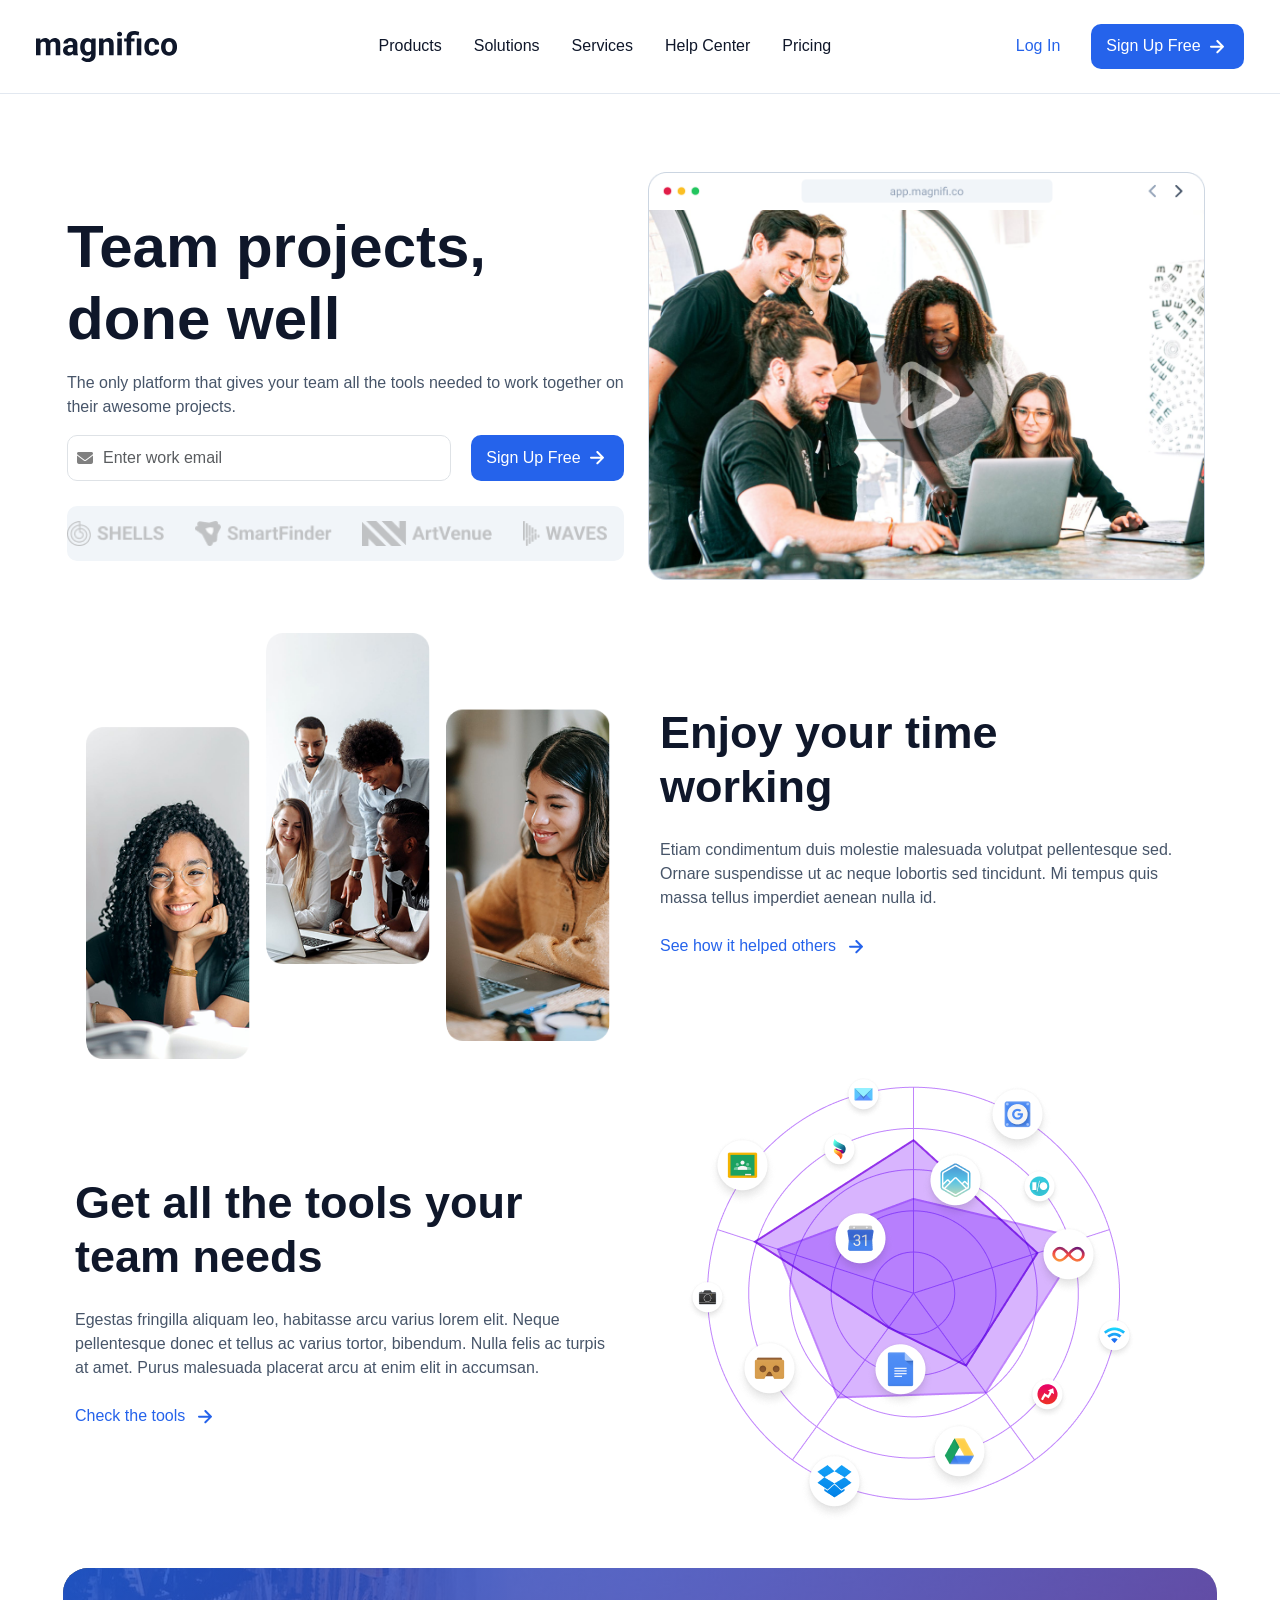
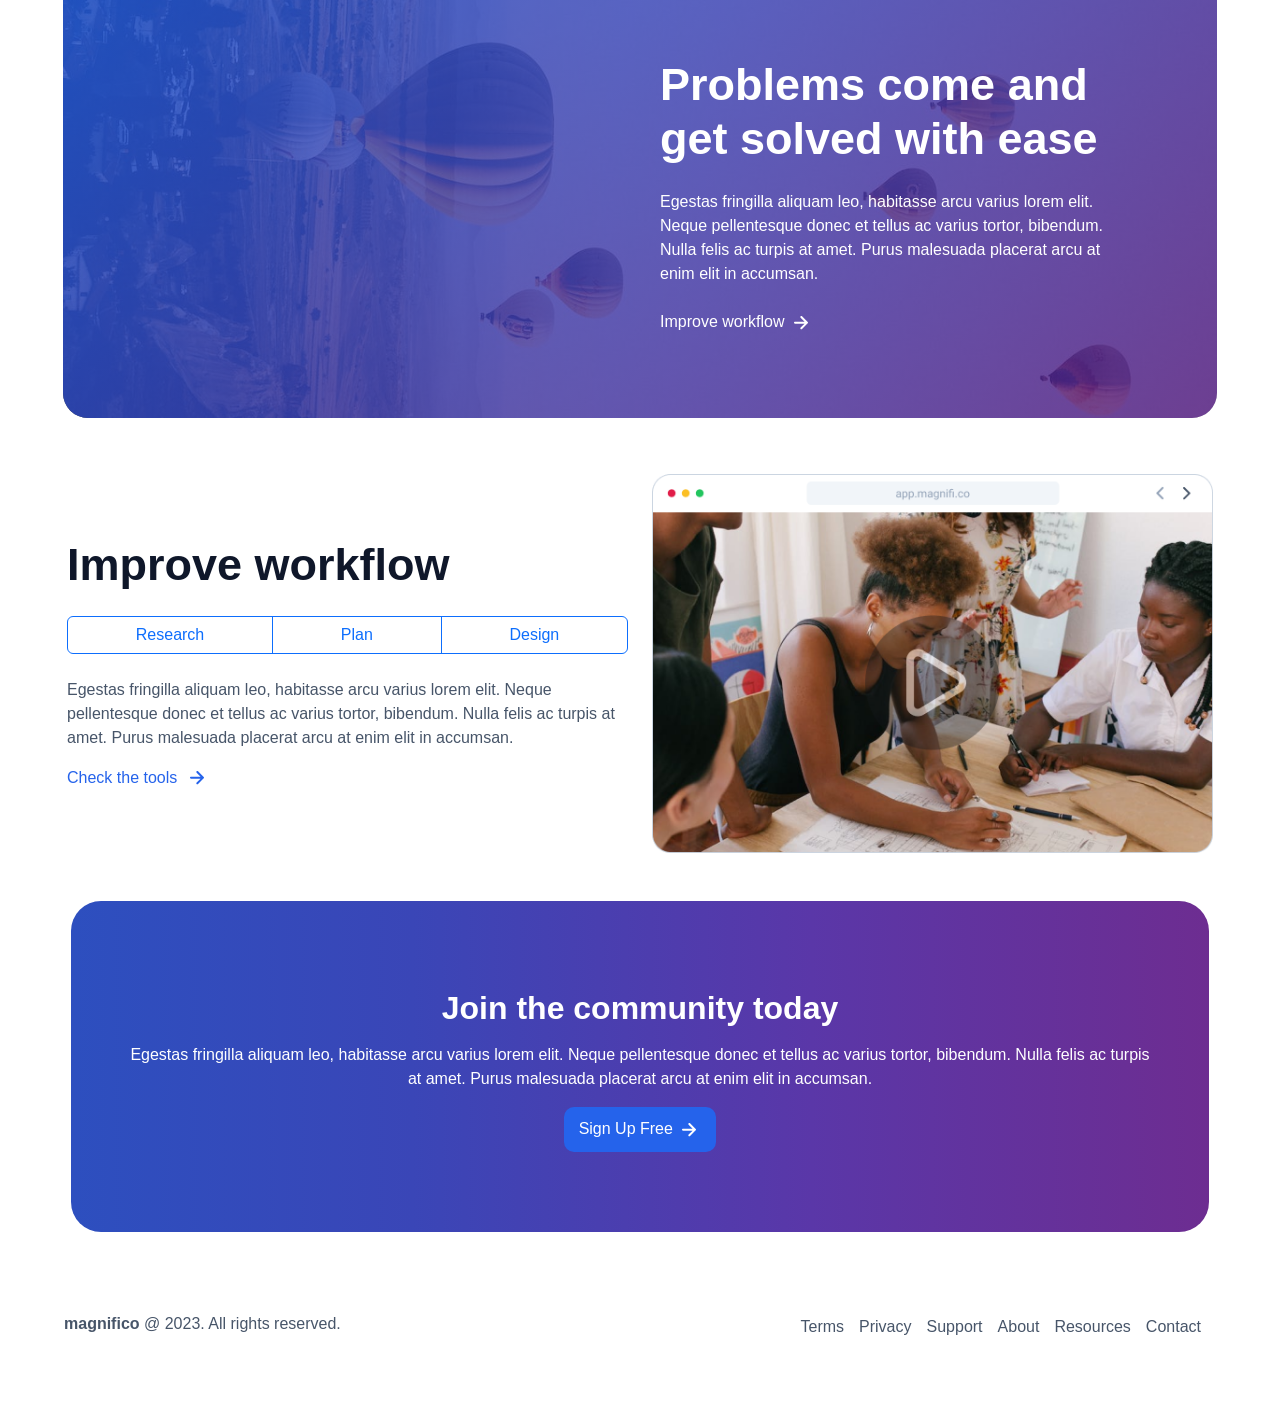
<file: index.html>
<!doctype html>
<html lang="en">

<head>
  <meta charset="UTF-8" />
  <meta name="viewport" content="width=device-width, initial-scale=1.0" />
  <link rel="stylesheet" href="css/style.css" />
  <link href="https://cdn.jsdelivr.net/npm/bootstrap@5.0.2/dist/css/bootstrap.min.css" rel="stylesheet"
    integrity="sha384-EVSTQN3/azprG1Anm3QDgpJLIm9Nao0Yz1ztcQTwFspd3yD65VohhpuuCOmLASjC" crossorigin="anonymous" />
  <link rel="stylesheet" href="https://cdnjs.cloudflare.com/ajax/libs/font-awesome/6.5.1/css/all.min.css" />
  <link rel="stylesheet" href="https://cdnjs.cloudflare.com/ajax/libs/font-awesome/6.5.0/css/all.min.css" />
  <link rel="icon" href="images/favicon.ico">
  <link href="https://unpkg.com/aos@2.3.4/dist/aos.css" rel="stylesheet" />
  <title>Magnifico</title>
</head>

<body>
  <div class="container-fluid p-0">
    <nav class="header-section navbar navbar-expand-lg navbar-light p-4">
      <div class="container-fluid">
        <!-- Logo / Brand -->
        <a class="navbar-brand" href="#">
          <img src="images/magnifico.svg" alt="Magnifico Logo" />
        </a>

        <!-- Mobile Toggle Button -->
        <button class="navbar-toggler" type="button" data-bs-toggle="collapse" data-bs-target="#navbarNavDropdown"
          aria-controls="navbarNavDropdown" aria-expanded="false" aria-label="Toggle navigation">
          <span class="navbar-toggler-icon"></span>
        </button>

        <!-- Collapsible Content -->
        <div class="collapse navbar-collapse" id="navbarNavDropdown">
          <ul class="navbar-nav mx-auto gap-3">
            <li class="nav-item dropdown">
              <a class="nav-link dropdown-toggle" href="#" id="productsDropdown" role="button" data-bs-toggle="dropdown"
                aria-expanded="false">
                Products
              </a>
              <ul class="dropdown-menu" aria-labelledby="productsDropdown">
                <li><a class="dropdown-item" href="#">Features</a></li>
                <li><a class="dropdown-item" href="#">Integrations</a></li>
                <li><a class="dropdown-item" href="#">Enterprise</a></li>
                <li><a class="dropdown-item" href="#">Changelog</a></li>
              </ul>
            </li>
            <li class="nav-item dropdown">
              <a class="nav-link dropdown-toggle" href="#" id="solutionsDropdown" role="button"
                data-bs-toggle="dropdown" aria-expanded="false">
                Solutions
              </a>
              <ul class="dropdown-menu" aria-labelledby="solutionsDropdown">
                <li><a class="dropdown-item" href="#">For Teams</a></li>
                <li><a class="dropdown-item" href="#">For Strategy</a></li>
                <li><a class="dropdown-item" href="#">For Creative</a></li>
              </ul>
            </li>
            <li class="nav-item dropdown">
              <a class="nav-link dropdown-toggle" href="#" id="servicesDropdown" role="button" data-bs-toggle="dropdown"
                aria-expanded="false">
                Services
              </a>
              <ul class="dropdown-menu" aria-labelledby="servicesDropdown">
                <li><a class="dropdown-item" href="#">Consulting</a></li>
                <li><a class="dropdown-item" href="#">Support</a></li>
                <li><a class="dropdown-item" href="#">Training</a></li>
              </ul>
            </li>
            <li class="nav-item dropdown">
              <a class="nav-link dropdown-toggle" href="#" id="helpDropdown" role="button" data-bs-toggle="dropdown"
                aria-expanded="false">
                Help Center
              </a>
              <ul class="dropdown-menu" aria-labelledby="helpDropdown">
                <li><a class="dropdown-item" href="#">Documentation</a></li>
                <li><a class="dropdown-item" href="#">Guides</a></li>
                <li><a class="dropdown-item" href="#">API Reference</a></li>
              </ul>
            </li>
            <li class="nav-item dropdown">
              <a class="nav-link dropdown-toggle" href="#" id="pricingDropdown" role="button" data-bs-toggle="dropdown"
                aria-expanded="false">
                Pricing
              </a>
              <ul class="dropdown-menu" aria-labelledby="pricingDropdown">
                <li><a class="dropdown-item" href="#">Standard</a></li>
                <li><a class="dropdown-item" href="#">Pro Plan</a></li>
                <li><a class="dropdown-item" href="#">Enterprise</a></li>
              </ul>
            </li>
          </ul>

          <!-- Right Side: Log In & Sign Up -->
          <div class="nav-right-actions d-flex align-items-center gap-3 mt-3 mt-lg-0">
            <a href="#" class="log-in text-decoration-none">Log In</a>
            <button class="sign-up-btn">
              Sign Up Free
              <img src="images/arrow-right.svg" alt="Right arrow" />
            </button>
          </div>
        </div>
      </div>
    </nav>
    <div class="main">
      <div class="section1 me-2">
        <div class="row sections-content">
          <div class="col-md-6 details order-2 order-md-1 " data-aos="fade-right">
            <h1 class="pt-2">
              Team projects, <br />
              done well
            </h1>
            <p class="pt-2">
              The only platform that gives your team all the tools needed to
              work together on their awesome projects.
            </p>
            <form action="#" class="form-container">
              <div class="input-container">
                <i class="fa fa-envelope icon"></i>
                <input type="email" class="form-control input-mail" name="email-id" placeholder="Enter work email" />
              </div>

              <button class="sign-up-btn">
                Sign Up Free
                <img src="images/arrow-right.svg" alt="Right arrow" />
              </button>
            </form>
            <div class="logos">
  <img src="images/logo1.png" alt="Shells">
  <img src="images/logo2.png" alt="SmartFinder">
  <img src="images/logo3.png" alt="ArtVenue">
  <img src="images/logo4.png" alt="Waves">
</div>

          </div>
          <div class="col-md-6 pt-2 order-1 order-md-2 " data-aos="fade-left">
            <img src="images/Left.png" alt="Team" class="img-banner" />
          </div>
        </div>
      </div>
      <div class="section2 mt-5">
        <div class="row mt-5 sections-content">
          <div class="col-md-6" data-aos="zoom-in">
            <div class="img-group">
              <img src="images/frame-2307.png" alt="">
              <img src="images/frame-2305.png" alt="">
              <img src="images/frame-2306.png" alt="">
            </div>
          </div>
          <div class="col-md-6 details order-2 order-md-1" data-aos="fade-left">
            <h2 class="p-2">
              Enjoy your time <br />
              working
            </h2>
            <p class="p-2">
              Etiam condimentum duis molestie malesuada volutpat pellentesque
              sed. Ornare suspendisse ut ac neque lobortis sed tincidunt. Mi
              tempus quis massa tellus imperdiet aenean nulla id.
            </p>
            <a href="#" class="pt-5 ps-2">See how it helped others
              <img src="images/Vector.svg" alt="Right arrow" class="ps-2" /></a>
          </div>
        </div>
      </div>

      <div class="section3 mt-5">
        <div class="row mt-5 sections-content">
          <div class="col-md-6 details order-2 order-md-1" data-aos="fade-right">
            <h2 class="p-2">
              Get all the tools your <br />
              team needs
            </h2>
            <p class="p-2">
              Egestas fringilla aliquam leo, habitasse arcu varius lorem elit.
              Neque pellentesque donec et tellus ac varius tortor, bibendum.
              Nulla felis ac turpis at amet. Purus malesuada placerat arcu at
              enim elit in accumsan.
            </p>
            <a href="#" class="pt-5 ps-2">Check the tools
              <img src="images/Vector.svg" alt="Right arrow" class="ps-2" /></a>
          </div>
          <div class="col-md-6 ps-5 order-1 order-md-2" data-aos="fade-left">
            <img src="images/Right.png" alt="Right" class="img-banner" />
          </div>
        </div>
      </div>
      <div class="section4 mt-5">
        <div class="row mt-5 hero-image sections-content mx-2">
          <div class="col-md-6"></div>
          <div class="col-md-6 col-sm-12 details order-2 order-md-1 " data-aos="zoom-in-up">
            <h2 class="p-2">
              Problems come and <br />
              get solved with ease
            </h2>
            <p class="p-2">
              Egestas fringilla aliquam leo, habitasse arcu varius lorem elit.
              Neque pellentesque donec et tellus ac varius tortor, bibendum.
              Nulla felis ac turpis at amet. Purus malesuada placerat arcu at
              enim elit in accumsan.
            </p>
            <a href="#" class="ps-2" style="color: white">Improve workflow <img src="images/arrow-right.svg"
                alt="" /></a>
          </div>
        </div>
      </div>
      <div class="section5 mt-5">
        <div class="row sections-content">
          <div class="col-md-6 details order-2 order-md-1" data-aos="fade-right">
            <h2 class="pt-2">Improve workflow</h2>
            <div class="btn-group pt-3 pb-3" style="width: 100%" role="group" aria-label="Basic outlined example">
              <button type="button" class="btn btn-outline-primary">
                Research
              </button>
              <button type="button" class="btn btn-outline-primary">
                Plan
              </button>
              <button type="button" class="btn btn-outline-primary">
                Design
              </button>
            </div>
            <p class="pt-2">
              Egestas fringilla aliquam leo, habitasse arcu varius lorem elit.
              Neque pellentesque donec et tellus ac varius tortor, bibendum.
              Nulla felis ac turpis at amet. Purus malesuada placerat arcu at
              enim elit in accumsan.
            </p>
            <a href="#" class="pt-5">Check the tools
              <img src="images/Vector.svg" alt="Right arrow" class="ps-2" /></a>
          </div>
          <div class="col-md-6 pt-2 order-1 order-md-2" data-aos="fade-left">
            <img src="images/left-banner.png" alt="Team" class="img-banner" />
          </div>
        </div>
      </div>
      <div class="section6 mt-5 mx-3 ">
        <div class="row banner">
          <div class="col-md-12 text-center" data-aos="flip-up">
            <h2 class="p-2">Join the community today</h2>
            Egestas fringilla aliquam leo, habitasse arcu varius lorem elit.
            Neque pellentesque donec et tellus ac varius tortor, bibendum.
            Nulla felis ac turpis at amet. Purus malesuada placerat arcu at
            enim elit in accumsan.
            </p>
            <button class="sign-up-btn">
              Sign Up Free
              <img src="images/arrow-right.svg" alt="Right arrow" />
            </button>
          </div>
        </div>
      </div>
    </div>
    <footer class="footer-section">
      <div class="copyright">
        <p style="color:#475569 ;"><strong>magnifico</strong> @ 2023. All rights reserved.</p>
      </div>
      <div class="links">
        <div class="link-item "><a href="#">Terms</a></div>
        <div class="link-item"><a href="#">Privacy</a></div>
        <div class="link-item"><a href="#" >Support</a></div>
        <div class="link-item"><a href="#" >About</a></div>
        <div class="link-item"><a href="#">Resources</a></div>
        <div class="link-item"><a href="#">Contact</a></div>
      </div>
    </footer>

  </div>

  <script src="https://unpkg.com/aos@2.3.4/dist/aos.js"></script>
  <script>
    AOS.init({
      duration: 1000,
      once: true
    });
  </script>

  <script src="https://cdn.jsdelivr.net/npm/bootstrap@5.0.2/dist/js/bootstrap.bundle.min.js"
    integrity="sha384-MrcW6ZMFYlzcLA8Nl+NtUVF0sA7MsXsP1UyJoMp4YLEuNSfAP+JcXn/tWtIaxVXM"
    crossorigin="anonymous"></script>
</body>

</html>
</file>
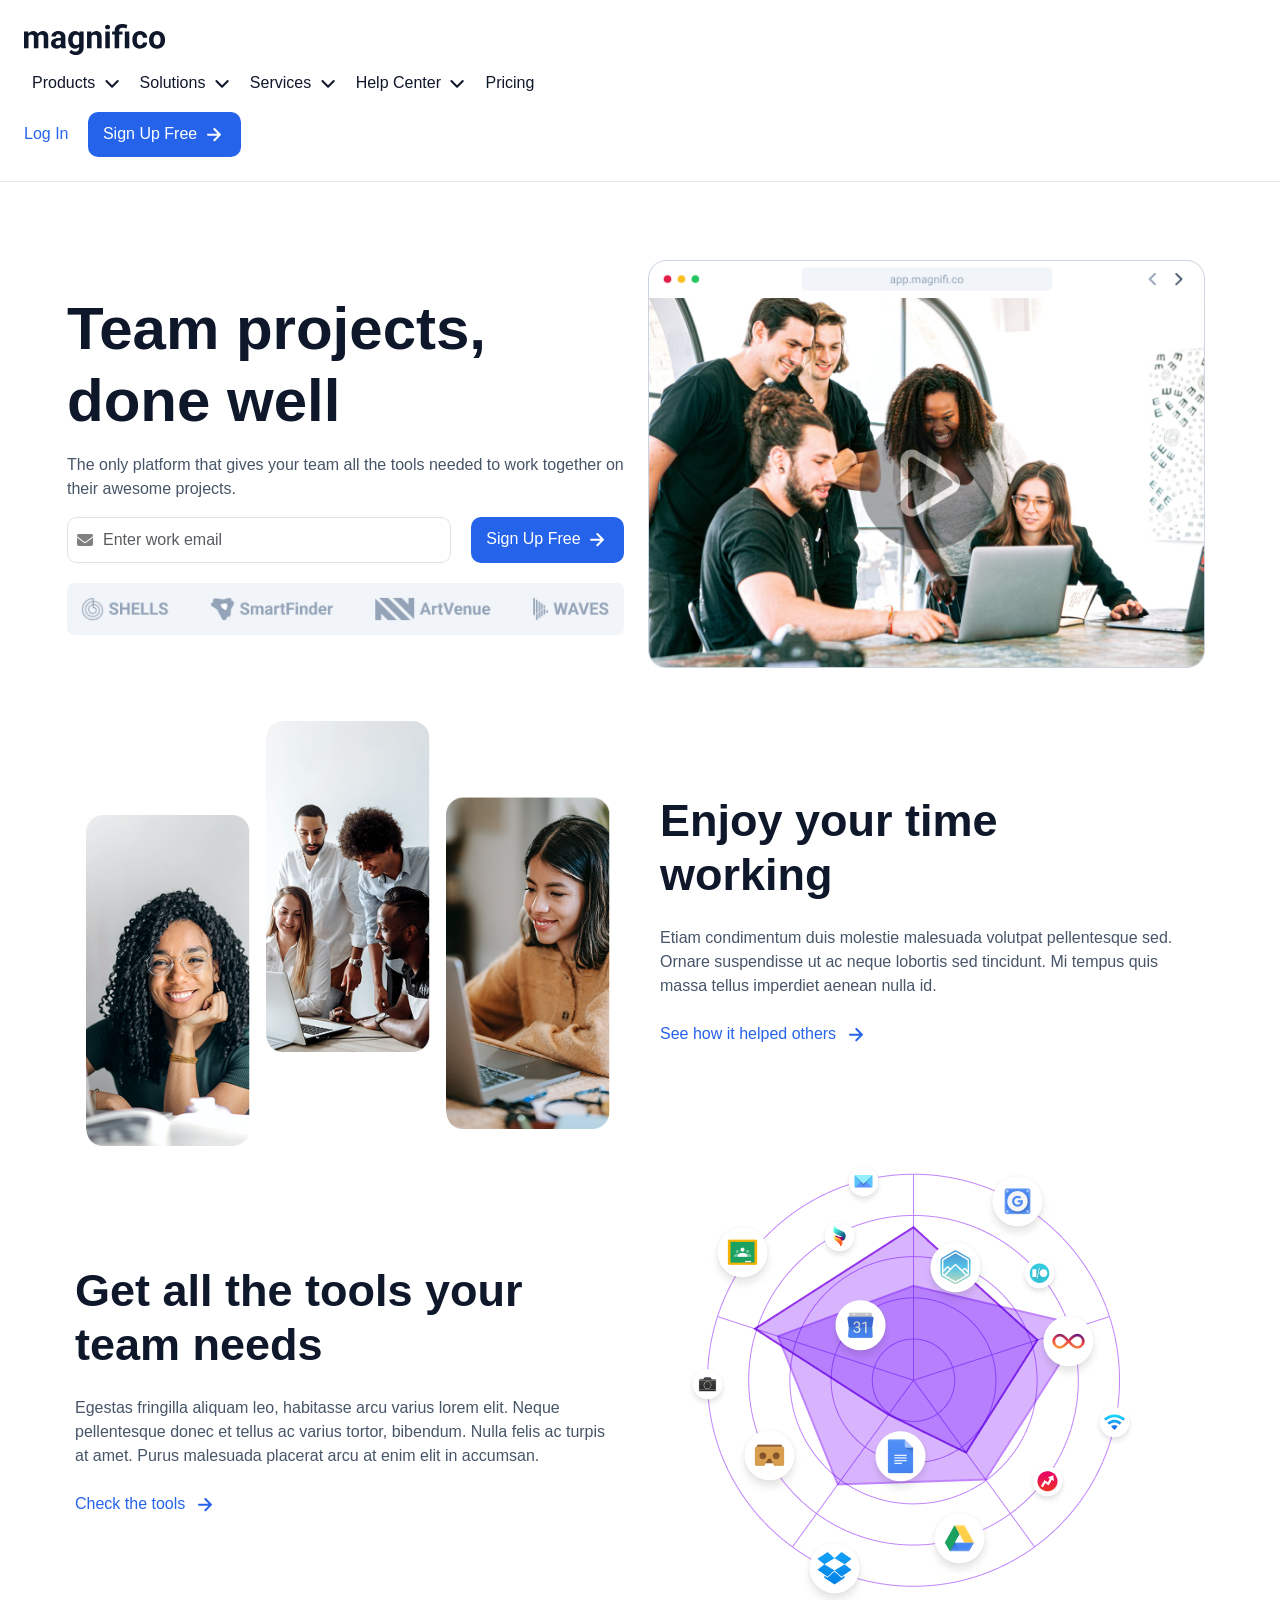
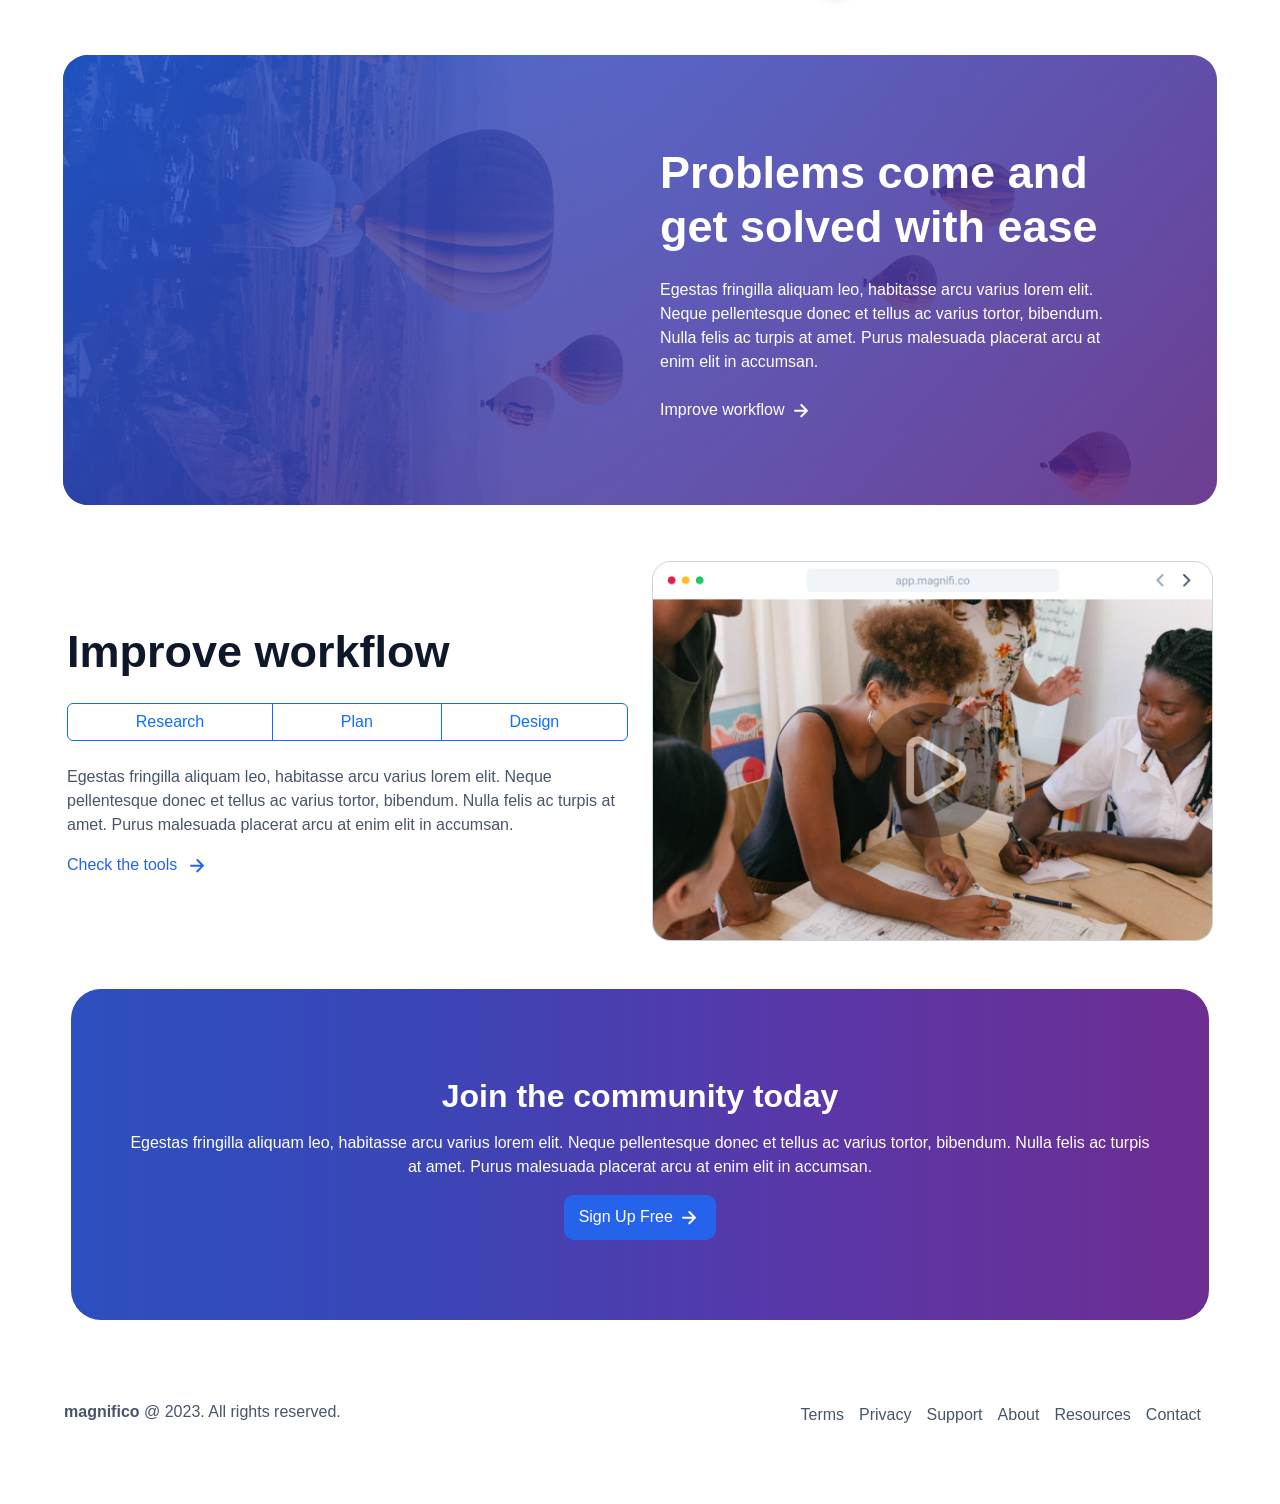
<file: src/index.html>
<!doctype html>
<html lang="en">
  <head>
    <meta charset="UTF-8" />
    <meta name="viewport" content="width=device-width, initial-scale=1.0" />
    <link rel="stylesheet" href="../css/style.css" />
    <link
      href="https://cdn.jsdelivr.net/npm/bootstrap@5.0.2/dist/css/bootstrap.min.css"
      rel="stylesheet"
      integrity="sha384-EVSTQN3/azprG1Anm3QDgpJLIm9Nao0Yz1ztcQTwFspd3yD65VohhpuuCOmLASjC"
      crossorigin="anonymous"
    />
    <link
      rel="stylesheet"
      href="https://cdnjs.cloudflare.com/ajax/libs/font-awesome/6.5.1/css/all.min.css"
    />
    <link
      rel="stylesheet"
      href="https://cdnjs.cloudflare.com/ajax/libs/font-awesome/6.5.0/css/all.min.css"
    />
    <link href="https://unpkg.com/aos@2.3.4/dist/aos.css" rel="stylesheet" />


    <title>Magnifico</title>
  </head>
  <body>
    <div class="container-fluid p-0">
      <header class="header-section p-4">
        <div class="logo">
          <img src="../images/magnifico.svg" alt="Magnifico Logo" />
        </div>
        <div class="nav-items">
          <nav class="navbar navbar-expand-lg navbar-light">
            <button
              class="navbar-toggler"
              type="button"
              data-bs-toggle="collapse"
              data-bs-target="#navbarNavDropdown"
              aria-controls="navbarNavDropdown"
              aria-expanded="false"
              aria-label="Toggle navigation"
            >
              <span class="navbar-toggler-icon"></span>
            </button>
            <div class="collapse navbar-collapse" id="navbarNavDropdown">
              <ul class="navbar-nav">
                <li class="nav-item dropdown">
                  <a
                    class="nav-link dropdown-toggle"
                    href="#"
                    id="navbarDropdownMenuLink"
                    role="button"
                    data-bs-toggle="dropdown"
                    aria-expanded="false"
                  >
                    Products
                    <img src="../images/chevron-down.svg" alt="Down arrow" />
                  </a>
                  <ul
                    class="dropdown-menu"
                    aria-labelledby="navbarDropdownMenuLink"
                  >
                    <li><a class="dropdown-item" href="#">Action</a></li>
                    <li>
                      <a class="dropdown-item" href="#">Another action</a>
                    </li>
                    <li>
                      <a class="dropdown-item" href="#">Something else here</a>
                    </li>
                  </ul>
                </li>
                <li class="nav-item dropdown">
                  <a
                    class="nav-link dropdown-toggle"
                    href="#"
                    id="navbarDropdownMenuLink"
                    role="button"
                    data-bs-toggle="dropdown"
                    aria-expanded="false"
                  >
                    Solutions
                    <img src="../images/chevron-down.svg" alt="Down arrow" />
                  </a>
                  <ul
                    class="dropdown-menu"
                    aria-labelledby="navbarDropdownMenuLink"
                  >
                    <li><a class="dropdown-item" href="#">Action</a></li>
                    <li>
                      <a class="dropdown-item" href="#">Another action</a>
                    </li>
                    <li>
                      <a class="dropdown-item" href="#">Something else here</a>
                    </li>
                  </ul>
                </li>
                <li class="nav-item dropdown">
                  <a
                    class="nav-link dropdown-toggle"
                    href="#"
                    id="navbarDropdownMenuLink"
                    role="button"
                    data-bs-toggle="dropdown"
                    aria-expanded="false"
                  >
                    Services
                    <img src="../images/chevron-down.svg" alt="Down arrow" />
                  </a>
                  <ul
                    class="dropdown-menu"
                    aria-labelledby="navbarDropdownMenuLink"
                  >
                    <li><a class="dropdown-item" href="#">Action</a></li>
                    <li>
                      <a class="dropdown-item" href="#">Another action</a>
                    </li>
                    <li>
                      <a class="dropdown-item" href="#">Something else here</a>
                    </li>
                  </ul>
                </li>
                <li class="nav-item dropdown">
                  <a
                    class="nav-link dropdown-toggle"
                    href="#"
                    id="navbarDropdownMenuLink"
                    role="button"
                    data-bs-toggle="dropdown"
                    aria-expanded="false"
                  >
                    Help Center
                    <img src="../images/chevron-down.svg" alt="Down arrow" />
                  </a>
                  <ul
                    class="dropdown-menu"
                    aria-labelledby="navbarDropdownMenuLink"
                  >
                    <li><a class="dropdown-item" href="#">Action</a></li>
                    <li>
                      <a class="dropdown-item" href="#">Another action</a>
                    </li>
                    <li>
                      <a class="dropdown-item" href="#">Something else here</a>
                    </li>
                  </ul>
                </li>
                <li class="nav-item">
                  <a class="nav-link active" aria-current="page" href="#"
                    >Pricing</a
                  >
                </li>
              </ul>
            </div>
          </nav>
        </div>
        <div class="details">
          <a href="#" class="log-in">Log In</a>
          <button class="sign-up-btn">
            Sign Up Free
            <img src="../images/arrow-right.svg" alt="Right arrow" />
          </button>
        </div>
      </header>
      <div class="main">
        <div class="section1 me-2">
          <div class="row sections-content">
            <div class="col-md-6 details order-2 order-md-1 "  data-aos="fade-right">
              <h1 class="pt-2">
                Team projects, <br />
                done well
              </h1>
              <p class="pt-2">
                The only platform that gives your team all the tools needed to
                work together on their awesome projects.
              </p>
              <form action="#" class="form-container">
                <div class="input-container">
                  <i class="fa fa-envelope icon"></i>
                  <input
                    type="email"
                    class="form-control input-mail"
                    name="email-id"
                    placeholder="Enter work email"
                  />
                </div>

                <button class="sign-up-btn">
                  Sign Up Free
                  <img src="../images/arrow-right.svg" alt="Right arrow" />
                </button>
              </form>
              <img src="../images/Press.png" alt="Press" class="press-image" />
            </div>
            <div class="col-md-6 pt-2 order-1 order-md-2 " data-aos="fade-left">
              <img src="../images/Left.png" alt="Team" class="img-banner" />
            </div>
          </div>
        </div>
        <div class="section2">
          <div class="row mt-5 sections-content">
            <div class="col-md-6"  data-aos="zoom-in">
              <div class="img-group">
                <img src="../images/Frame 2307.png" alt="">
                <img src="../images/Frame 2305.png" alt="">
                <img src="../images/Frame 2306.png" alt="">
              </div>
            </div>
            <div class="col-md-6 details order-2 order-md-1"  data-aos="fade-left">
              <h2 class="p-2">
                Enjoy your time <br />
                working
              </h2>
              <p class="p-2">
                Etiam condimentum duis molestie malesuada volutpat pellentesque
                sed. Ornare suspendisse ut ac neque lobortis sed tincidunt. Mi
                tempus quis massa tellus imperdiet aenean nulla id.
              </p>
              <a href="#" class="pt-5 ps-2"
                >See how it helped others
                <img src="../images/Vector.svg" alt="Right arrow" class="ps-2"
              /></a>
            </div>
          </div>
        </div>

        <div class="section3">
          <div class="row mt-5 sections-content">
            <div class="col-md-6 details order-2 order-md-1" data-aos="fade-right">
              <h2 class="p-2">
                Get all the tools your <br />
                team needs
              </h2>
              <p class="p-2">
                Egestas fringilla aliquam leo, habitasse arcu varius lorem elit.
                Neque pellentesque donec et tellus ac varius tortor, bibendum.
                Nulla felis ac turpis at amet. Purus malesuada placerat arcu at
                enim elit in accumsan.
              </p>
              <a href="#" class="pt-5 ps-2"
                >Check the tools
                <img src="../images/Vector.svg" alt="Right arrow" class="ps-2"
              /></a>
            </div>
            <div class="col-md-6 ps-5 order-1 order-md-2" data-aos="fade-left">
              <img src="../images/Right.png" alt="Right" class="img-banner" />
            </div>
          </div>
        </div>
        <div
          class="
        "
        ></div>
        <div class="section4">
          <div class="row mt-5 hero-image sections-content mx-2">
            <div class="col-md-6"></div>
            <div class="col-md-6 col-sm-12 details order-2 order-md-1 "  data-aos="zoom-in-up">
              <h2 class="p-2">
                Problems come and <br />
                get solved with ease
              </h2>
              <p class="p-2">
                Egestas fringilla aliquam leo, habitasse arcu varius lorem elit.
                Neque pellentesque donec et tellus ac varius tortor, bibendum.
                Nulla felis ac turpis at amet. Purus malesuada placerat arcu at
                enim elit in accumsan.
              </p>
              <a href="#" class="ps-2" style="color: white"
                >Improve workflow <img src="../images/arrow-right.svg" alt=""
              /></a>
            </div>
          </div>
        </div>
        <div class="section5 mt-5">
          <div class="row sections-content">
            <div class="col-md-6 details order-2 order-md-1" data-aos="fade-right">
              <h2 class="pt-2">Improve workflow</h2>
              <div
                class="btn-group pt-3 pb-3"
                style="width: 100%"
                role="group"
                aria-label="Basic outlined example"
              >
                <button type="button" class="btn btn-outline-primary">
                  Research
                </button>
                <button type="button" class="btn btn-outline-primary">
                  Plan
                </button>
                <button type="button" class="btn btn-outline-primary">
                  Design
                </button>
              </div>
              <p class="pt-2">
                Egestas fringilla aliquam leo, habitasse arcu varius lorem elit.
                Neque pellentesque donec et tellus ac varius tortor, bibendum.
                Nulla felis ac turpis at amet. Purus malesuada placerat arcu at
                enim elit in accumsan.
              </p>
              <a href="#" class="pt-5"
                >Check the tools
                <img src="../images/Vector.svg" alt="Right arrow" class="ps-2"
              /></a>
            </div>
            <div class="col-md-6 pt-2 order-1 order-md-2" data-aos="fade-left">
              <img
                src="../images/left-banner.png"
                alt="Team"
                class="img-banner"
              />
            </div>
          </div>
        </div>
        <div class="section6 mt-5 mx-3 ">
          <div class="row banner">
            <div class="col-md-12 text-center" data-aos="flip-up">
              <h2 class="p-2">Join the community today</h2>
                Egestas fringilla aliquam leo, habitasse arcu varius lorem elit.
                Neque pellentesque donec et tellus ac varius tortor, bibendum.
                Nulla felis ac turpis at amet. Purus malesuada placerat arcu at
                enim elit in accumsan.
              </p>
              <button class="sign-up-btn">
                Sign Up Free
                <img src="../images/arrow-right.svg" alt="Right arrow" />
              </button>
            </div>
          </div>
        </div>

      </div>
      <footer class="footer-section">
        <div class="copyright">
          <p style="color:#475569 ;"><strong>magnifico</strong> @ 2023. All rights reserved.</p>
        </div>
        <div class="links">
          <div class="link-item"><a href="#" style="text-decoration: none; color:#475569 ;">Terms</a></div>
          <div class="link-item"><a href="#" style="text-decoration: none; color:#475569 ;">Privacy</a></div>
          <div class="link-item"><a href="#" style="text-decoration: none; color:#475569 ;">Support</a></div>
          <div class="link-item"><a href="#" style="text-decoration: none; color:#475569 ;">About</a></div>
          <div class="link-item"><a href="#" style="text-decoration: none; color:#475569 ;">Resources</a></div>
          <div class="link-item"><a href="#" style="text-decoration: none; color:#475569 ;">Contact</a></div>
        </div>
      </footer>
      
    </div>

    <script src="https://unpkg.com/aos@2.3.4/dist/aos.js"></script>
    <script>
      AOS.init({
        duration: 1000,
        once: true
      });
    </script>

    <script
      src="https://cdn.jsdelivr.net/npm/bootstrap@5.0.2/dist/js/bootstrap.bundle.min.js"
      integrity="sha384-MrcW6ZMFYlzcLA8Nl+NtUVF0sA7MsXsP1UyJoMp4YLEuNSfAP+JcXn/tWtIaxVXM"
      crossorigin="anonymous"
    ></script>
  </body>
</html>
</file>
<file: css/style.css>
* {
    margin: 0;
    padding: 0;
    box-sizing: border-box;
    font-family: "Segoe UI", sans-serif;
}


html,
body {
    max-width: 100%;
    overflow-x: hidden;
}


.row {
    margin-left: 0 !important;
    margin-right: 0 !important;
}

a,
button,
img,
.nav-link,
.btn {
    transition: all 0.3s ease-in-out;
}

.header-section {
    min-height: 90px;
    border-bottom: 1px solid #E2E8F0;
}

.dropdown-toggle::after {
    display: none !important;
}

.log-in {
    text-decoration: none;
    color: #2563EB;
    margin-right: 15px;
}

.log-in:hover {
    color: #1E40AF;
}

.sign-up-btn {
    background-color: #2563EB;
    color: white;
    border: none;
    padding: 10px 15px;
    border-radius: 10px;
    cursor: pointer;
}

.sign-up-btn:hover {
    background-color: #1E40AF;
    transform: translateY(-3px);
}

.sign-up-btn:active {
    transform: scale(0.96);
}

.nav-link {
    color: #0F172A !important;
    font-weight: 600;
    position: relative;
}

.nav-link::after {
    content: "";
    position: absolute;
    width: 0%;
    height: 2px;
    bottom: -5px;
    left: 0;
    background-color: #2563EB;
    transition: width 0.3s ease;
}

.nav-link:hover::after {
    width: 100%;
}

.input-container {
    position: relative;
    width: 100%;
    flex: 1;
}

.input-container input {
    width: 100%;
    padding: 10px 10px 10px 35px;
    border-radius: 10px;
    transition: all 0.3s ease;
}

.input-container input:focus {
    border-color: #2563EB;
    box-shadow: 0 0 0 3px rgba(37, 99, 235, 0.2);
}

.input-container .icon {
    position: absolute;
    left: 10px;
    top: 50%;
    transform: translateY(-50%);
    color: gray;
}

.main {
    margin: 70px auto;
    max-width: 1200px;
    padding: 0 15px;
}

.sections-content {
    align-items: center;
}
.logos {
  display: flex;
  align-items: center;
  gap: 30px;
  margin-top: 25px;
  flex-wrap: wrap;
  background-color: #f1f5f9;
  padding-top: 15px;
  padding-bottom: 15px;
  border-radius: 10px;
}

.logos img {
  height: 20px;
  width: auto;
  opacity: 0.5;
  filter: grayscale(100%);   /* makes logos gray */
  transition: 0.3s ease;
}

.logos img:hover {
  opacity: 1;
  filter: grayscale(0%);
}

.logos img {
  height: 25px;   /* same size */
  opacity: 0.6;
  transition: 0.3s ease;
}

.logos img:hover {
  opacity: 1;
}

.section1 h1 {
    margin-top: 20px;
    font-size: 60px;
    font-weight: 700;
    color: #0F172A;
}

.section1 p {
    color: #475569;
}

.form-container {
    display: flex;
    gap: 20px;
}

.press-image {
    margin-top: 20px;
    width: 100%;
    margin-bottom: 20px;
}

img {
    max-width: 100%;
    height: auto;
}

.img-banner {
    border-radius: 12px;
    /* box-shadow removed */
}

.img-group {
    display: flex;
    justify-content: center;
    align-items: center;
    flex-wrap: nowrap;
}

.img-group img {
    width: 180px;
    padding: 0 8px;
    border-radius: 20px;
}

.img-group img:hover {
    transform: translateY(-10px) scale(1.05);
}

.img-group img:nth-child(1),
.img-group img:nth-child(3) {
    transform: translateY(30px);
}

.img-group img:nth-child(2) {
    transform: translateY(-30px);
}

.section2 h2,
.section3 h2,
.section4 h2,
.section5 h2 {
    font-size: 45px;
    font-weight: 700;
    color: #0F172A;
}

.section2 p,
.section3 p,
.section5 p {
    color: #475569;
}

.hero-image {
    position: relative;
    min-height: 450px;
    border-radius: 25px;
    overflow: hidden;
    padding: 60px;
    background-image: url("../images/heroImage.jpg");
    background-size: cover;
    background-position: center;
}

.hero-image::before {
    content: "";
    position: absolute;
    inset: 0;
    background: linear-gradient(135deg,
            rgba(37, 99, 235, 0.8),
            rgba(88, 28, 135, 0.8));
    z-index: 1;
}

.hero-image .details {
    position: relative;
    z-index: 2;
}

.section4 h2,
.section4 p {
    color: white;
}

.section6 h2 {
    font-weight: 700;
}

.section6 .banner {
    background: linear-gradient(90deg,
            #2d4fbf 0%,
            #3a46b7 30%,
            #5a37a8 65%,
            #6d2d91 100%);
    border-radius: 30px;
    padding: 80px 40px;
    color: white;
}

.copyright{
    padding-top: 10px;
}
.details a {
    text-decoration: none;
    color: #2563EB;
}

.details a:hover {
    color: #1E40AF;
    padding-left: 8px;
}

.links {
    display: flex;
    justify-content: space-between;
    align-items: center;
}

.links .link-item {
    padding-right: 15px;
    
}
.footer-section a {
  text-decoration: none !important;
  color: #475569; /* optional */
}

.footer-section {
    display: flex;
    justify-content: space-between;
    align-items: center;
    margin: 4rem;
    flex-wrap: wrap;
}
@media (max-width: 992px) {
    .main {
        margin: 40px 20px;
    }

    .section1 h1 {
        font-size: 42px;
    }

    .section2 h2,
    .section3 h2,
    .section4 h2,
    .section5 h2 {
        font-size: 32px;
    }

    /* Mobile navbar */
    .navbar-collapse {
        text-align: center;
        width: 100%;
    }

    .navbar-nav {
        flex-direction: column !important;
        align-items: center;
        width: 100%;
        margin-top: 1rem;
        gap: 5px;
    }

    .nav-right-actions {
        justify-content: center;
        margin-bottom: 10px;
    }

    .navbar-toggler {
        border: none !important;
        padding: 4px 8px;
    }

    .navbar-toggler:focus {
        box-shadow: none !important;
    }

    .dropdown-menu {
        text-align: center;
    }

    .nav-link::after {
        display: none;
    }
}

@media (max-width: 768px) {

    .main {
        margin: 30px 15px;
    }

    .form-container {
        flex-direction: column;
    }

    .form-container .sign-up-btn {
        width: 100%;
    }

    .details {
        padding: 20px !important;
    }

    .hero-image {
        padding: 30px 20px;
        border-radius: 15px;
    }
    .logos {
    justify-content: center;
    gap: 15px;
    
  }

  .logos img {
    height: 15px;
  }

    .footer-section {
        flex-direction: column;
        align-items: flex-start;
        gap: 20px;
        margin: 20px;
    }

    .links {
        flex-wrap: wrap;
    }

    .section6 .banner {
        padding: 50px 20px;
    }

    .img-group {
        flex-wrap: wrap;
    }

    .img-group img {
        width: 30%;
        padding: 0 5px;
    }

    .img-group img:nth-child(1),
    .img-group img:nth-child(3) {
        transform: translateY(15px);
    }

    .img-group img:nth-child(2) {
        transform: translateY(-15px);
    }
}

@media (max-width: 576px) {
    .section1 h1 {
        font-size: 32px;
    }

    .section2 h2,
    .section3 h2,
    .section4 h2,
    .section5 h2 {
        font-size: 24px;
    }

    .btn-group {
        flex-direction: column;
    }

    .btn-group .btn {
        width: 100%;
        margin-bottom: 10px;
    }
}
</file>
